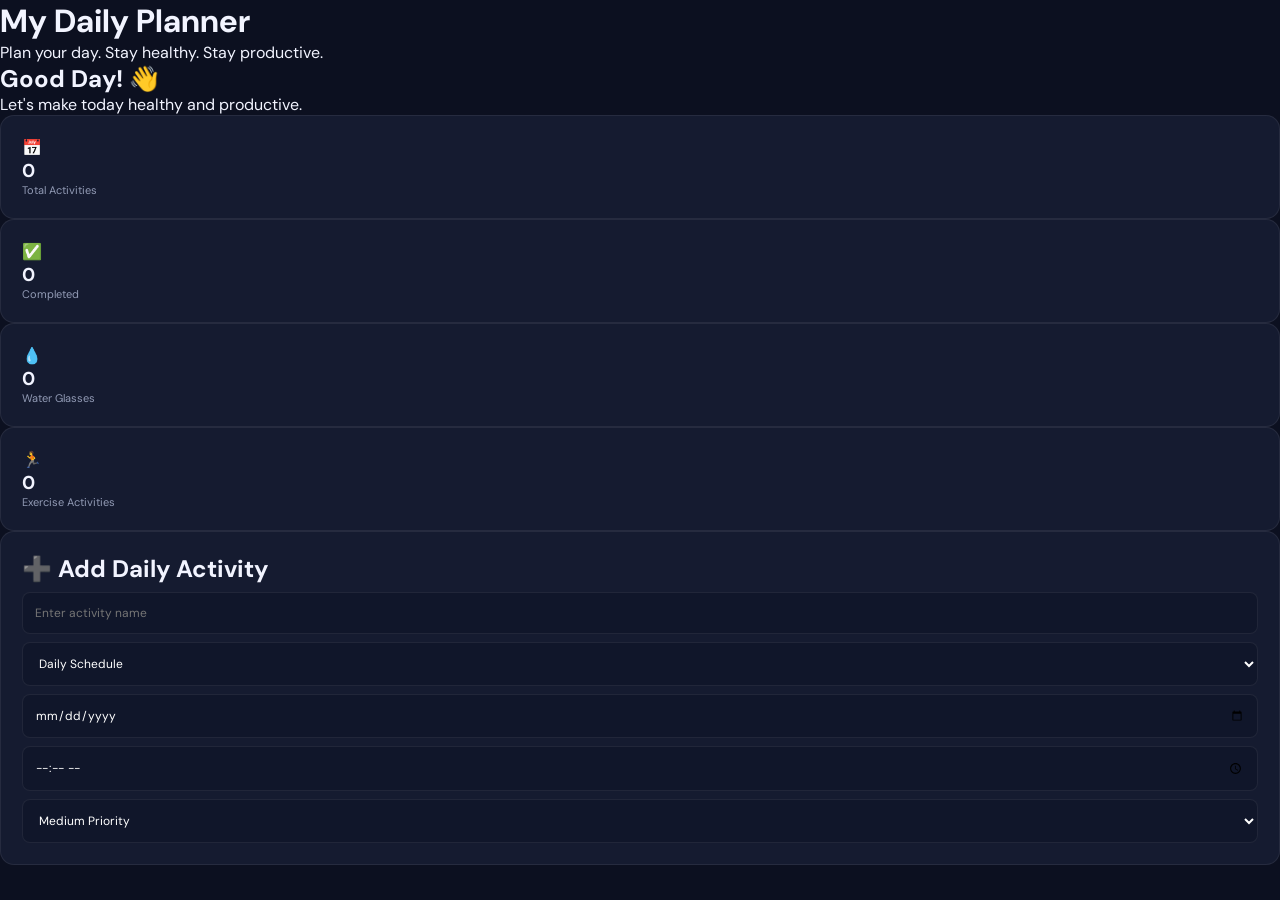
<file: index.html>
<!DOCTYPE html>
<html lang="en">
<head>
    <meta charset="UTF-8">
    <meta name="viewport" content="width=device-width, initial-scale=1.0">
    <title>Daily Life Planner</title>
    <link rel="stylesheet" href="style.css">
</head>
<body>

<header class="header">
    <div>
        <h1>My Daily Planner</h1>
        <p>Plan your day. Stay healthy. Stay productive.</p>
    </div>
    <div class="date" id="currentDate"></div>
</header>

<main class="container">

    <section class="welcome">
        <h2>Good Day! 👋</h2>
        <p>Let's make today healthy and productive.</p>
    </section>

    <section class="stats">
        <div class="stat-card">
            <span>📅</span>
            <h3 id="totalTasks">0</h3>
            <p>Total Activities</p>
        </div>
        <div class="stat-card">
            <span>✅</span>
            <h3 id="completedTasks">0</h3>
            <p>Completed</p>
        </div>
        <div class="stat-card">
            <span>💧</span>
            <h3 id="waterCount">0</h3>
            <p>Water Glasses</p>
        </div>
        <div class="stat-card">
            <span>🏃</span>
            <h3 id="exerciseCount">0</h3>
            <p>Exercise Activities</p>
        </div>
    </section>

    <section class="panel">
        <h2>➕ Add Daily Activity</h2>

        <form id="taskForm">
            <input type="text" id="taskName"
                   placeholder="Enter activity name" required>

            <select id="category" required>
                <option value="Schedule">Daily Schedule</option>
                <option value="Exercise">Exercise</option>
                <option value="Food">Food</option>
                <option value="Water">Water</option>
            </select>

            <input type="date" id="taskDate" required>
            <input type="time" id="taskTime" required>

            <select id="priority">
                <option value="High">High Priority</option>
                <option value="Medium" selected>Medium Priority</option>
                <option value="Low">Low Priority</option>
            </select>
</file>
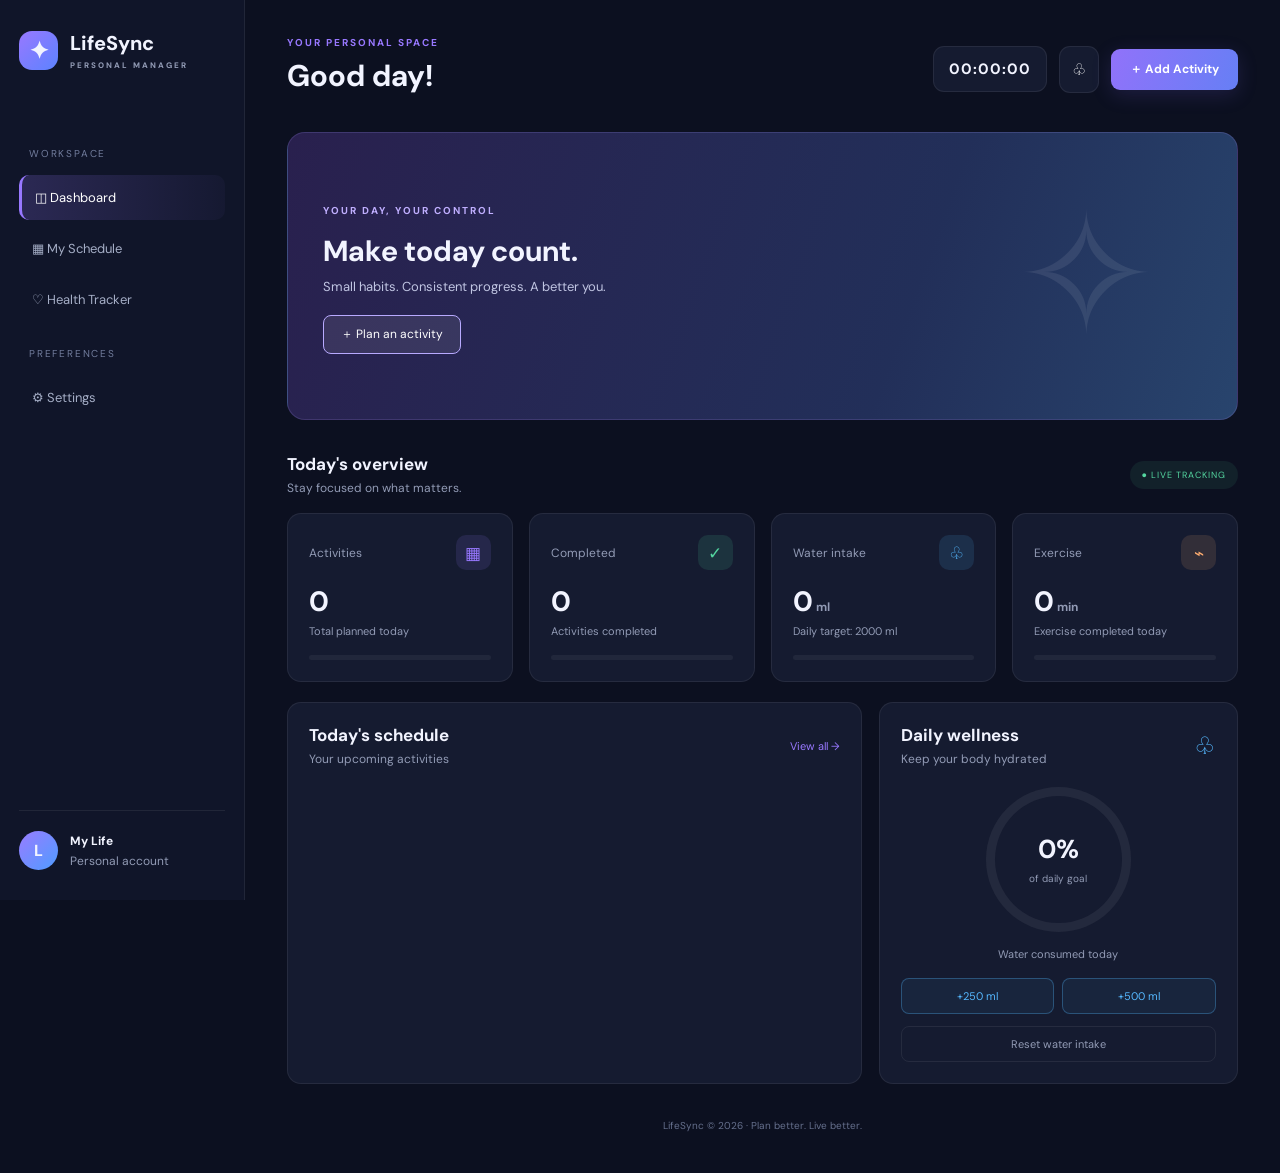
<file: 1index.html>
<!DOCTYPE html>
<html lang="en">
<head>
    <meta charset="UTF-8">
    <meta name="viewport" content="width=device-width, initial-scale=1.0">
    <title>LifeSync | Personal Life Manager</title>
    <link rel="stylesheet" href="style.css">
</head>
<body>

<div class="app">
    <aside class="sidebar">
        <div class="brand">
            <div class="brand-icon">✦</div>
            <div>LifeSync<span>PERSONAL MANAGER</span></div>
        </div>

        <p class="nav-label">WORKSPACE</p>
        <button class="nav-item active" data-section="dashboard">◫ Dashboard</button>
        <button class="nav-item" data-section="schedule">▦ My Schedule</button>
        <button class="nav-item" data-section="health">♡ Health Tracker</button>

        <p class="nav-label">PREFERENCES</p>
        <button class="nav-item" data-section="settings">⚙ Settings</button>

        <div class="sidebar-bottom">
            <div class="profile-avatar">L</div>
            <div>
                <strong>My Life</strong>
                <small>Personal account</small>
            </div>
        </div>
    </aside>

    <main class="main">
        <header class="topbar">
            <div>
                <div class="eyebrow">YOUR PERSONAL SPACE</div>
                <h1 id="greeting">Good day!</h1>
                <p id="currentDate"></p>
            </div>
            <div class="top-actions">
                <div class="clock" id="clock">00:00:00</div>
                <button class="icon-btn" id="enableNotifications" title="Enable notifications">♧</button>
                <button class="primary-btn" id="openModal">＋ Add Activity</button>
            </div>
        </header>

        <section id="dashboard" class="page-section">
            <div class="welcome-banner">
                <div>
                    <span class="banner-tag">YOUR DAY, YOUR CONTROL</span>
                    <h2>Make today count.</h2>
                    <p>Small habits. Consistent progress. A better you.</p>
                    <button class="banner-btn" id="bannerAdd">＋ Plan an activity</button>
                </div>
                <div class="banner-art">✧</div>
            </div>

            <div class="section-heading">
                <div>
                    <h2>Today's overview</h2>
                    <p>Stay focused on what matters.</p>
                </div>
                <span class="live-tag">● LIVE TRACKING</span>
            </div>

            <div class="stats-grid">
                <article class="stat-card">
                    <div class="stat-top"><span>Activities</span><span class="stat-icon purple">▦</span></div>
                    <h2 id="totalTasks">0</h2>
                    <p>Total planned today</p>
                    <div class="progress-track"><div id="taskProgress" class="progress-fill purple-fill"></div></div>
                </article>

                <article class="stat-card">
                    <div class="stat-top"><span>Completed</span><span class="stat-icon green">✓</span></div>
                    <h2 id="completedTasks">0</h2>
                    <p>Activities completed</p>
                    <div class="progress-track"><div id="completedProgress" class="progress-fill green-fill"></div></div>
                </article>

                <article class="stat-card">
                    <div class="stat-top"><span>Water intake</span><span class="stat-icon blue">♧</span></div>
                    <h2><span id="waterValue">0</span><small> ml</small></h2>
                    <p>Daily target: <span id="waterTargetLabel">2000</span> ml</p>
                    <div class="progress-track"><div id="waterProgress" class="progress-fill blue-fill"></div></div>
                </article>

                <article class="stat-card">
                    <div class="stat-top"><span>Exercise</span><span class="stat-icon orange">⌁</span></div>
                    <h2><span id="exerciseValue">0</span><small> min</small></h2>
                    <p>Exercise completed today</p>
                    <div class="progress-track"><div id="exerciseProgress" class="progress-fill orange-fill"></div></div>
                </article>
            </div>

            <div class="content-grid">
                <section class="panel schedule-panel">
                    <div class="panel-heading">
                        <div><h2>Today's schedule</h2><p>Your upcoming activities</p></div>
                        <button class="text-btn" data-go="schedule">View all →</button>
                    </div>
                    <div id="todayTasks" class="task-list"></div>
                </section>

                <section class="panel">
                    <div class="panel-heading">
                        <div><h2>Daily wellness</h2><p>Keep your body hydrated</p></div>
                        <span class="water-icon">♧</span>
                    </div>
                    <div class="water-circle" id="waterCircle">
                        <div><strong id="waterPercent">0%</strong><span>of daily goal</span></div>
                    </div>
                    <p class="center muted">Water consumed today</p>
                    <div class="water-actions">
                        <button class="water-btn" data-water="250">+250 ml</button>
                        <button class="water-btn" data-water="500">+500 ml</button>
                    </div>
                    <button class="outline-btn full-btn" id="resetWater">Reset water intake</button>
                </section>
            </div>
        </section>

        <section id="schedule" class="page-section hidden">
            <div class="section-heading">
                <div><h2>My Schedule</h2><p>Manage your daily activities and reminders.</p></div>
                <button class="primary-btn" id="scheduleAdd">＋ New Activity</button>
            </div>
            <div class="panel">
                <div class="filter-row">
                    <input type="date" id="filterDate">
                    <select id="filterCategory">
                        <option value="all">All categories</option>
                        <option value="work">Work</option>
                        <option value="exercise">Exercise</option>
                        <option value="food">Food</option>
                        <option value="water">Water</option>
                        <option value="personal">Personal</option>
                    </select>
                </div>
                <div id="allTasks" class="task-list"></div>
            </div>
        </section>

        <section id="health" class="page-section hidden">
            <div class="section-heading">
                <div><h2>Health Tracker</h2><p>Build healthier daily habits.</p></div>
            </div>
            <div class="health-grid">
                <div class="panel">
                    <span class="stat-icon blue">♧</span>
                    <h2>Water intake</h2>
                    <p class="muted">Record the water you drink.</p>
                    <h1><span id="healthWater">0</span> ml</h1>
                    <button class="primary-btn" data-water="250">＋ Add 250 ml</button>
                </div>
                <div class="panel">
                    <span class="stat-icon orange">⌁</span>
                    <h2>Exercise tracker</h2>
                    <p class="muted">Record your completed exercise.</p>
                    <h1><span id="healthExercise">0</span> min</h1>
                    <button class="primary-btn" id="addExercise">＋ Add exercise</button>
                </div>
                <div class="panel">
                    <span class="stat-icon green">♡</span>
                    <h2>Healthy meals</h2>
                    <p class="muted">Schedule meals and stay consistent.</p>
                    <button class="primary-btn" id="addMeal">＋ Schedule a meal</button>
                </div>
            </div>
        </section>

        <section id="settings" class="page-section hidden">
            <div class="section-heading"><div><h2>Settings</h2><p>Personalize your daily targets.</p></div></div>
            <div class="panel settings-panel">
                <label>Daily water target (ml)
                    <input type="number" id="waterTarget" min="250" max="10000" value="2000">
                </label>
                <label>Exercise target (minutes)
                    <input type="number" id="exerciseTarget" min="1" max="600" value="30">
                </label>
                <button class="primary-btn" id="saveSettings">Save preferences</button>
                <p class="muted">Your information is saved locally in this browser.</p>
            </div>
        </section>

        <footer>LifeSync © 2026 · Plan better. Live better.</footer>
    </main>
</div>

<!-- ACTIVITY MODAL -->
<div class="modal-overlay" id="activityModal">
    <div class="modal">
        <div class="modal-heading">
            <div><span class="eyebrow">PERSONAL PLANNER</span><h2 id="modalTitle">Create activity</h2></div>
            <button class="close-btn" id="closeModal">×</button>
        </div>

        <form id="activityForm">
            <input type="hidden" id="editId">

            <label>Activity name
                <input type="text" id="activityName" placeholder="e.g. Morning workout" required maxlength="70">
            </label>

            <div class="form-row">
                <label>Category
                    <select id="activityCategory">
                        <option value="personal">Personal</option>
                        <option value="work">Work</option>
                        <option value="exercise">Exercise</option>
                        <option value="food">Food / Meal</option>
                        <option value="water">Water</option>
                    </select>
                </label>
                <label>Date
                    <input type="date" id="activityDate" required>
                </label>
            </div>

            <div class="form-row">
                <label>Activity time
                    <input type="time" id="activityTime" required>
                </label>
                <label>Duration (minutes)
                    <input type="number" id="activityDuration" min="1" placeholder="30">
                </label>
            </div>

            <label>Notes
                <textarea id="activityNotes" placeholder="Add details about this activity..."></textarea>
            </label>

            <label class="switch-row">
                <span><strong>Enable reminder & alarm</strong><small>Notify me at the scheduled time</small></span>
                <input type="checkbox" id="activityReminder" checked>
            </label>

            <label class="switch-row">
                <span><strong>Repeat daily</strong><small>Repeat this activity every day</small></span>
                <input type="checkbox" id="activityRepeat">
            </label>

            <button class="primary-btn full-btn" type="submit" id="submitActivity">Save activity</button>
        </form>
    </div>
</div>

<div class="alarm-overlay" id="alarmOverlay">
    <div class="alarm-card">
        <div class="alarm-symbol">◷</div>
        <span class="eyebrow">LIFESYNC REMINDER</span>
        <h2 id="alarmName">Activity reminder</h2>
        <p id="alarmDetails">It is time for your activity.</p>
        <button class="primary-btn full-btn" id="dismissAlarm">Dismiss alarm</button>
    </div>
</div>

<div class="toast" id="toast"></div>

<script src="java.js"></script>
</body>
</html>
</file>
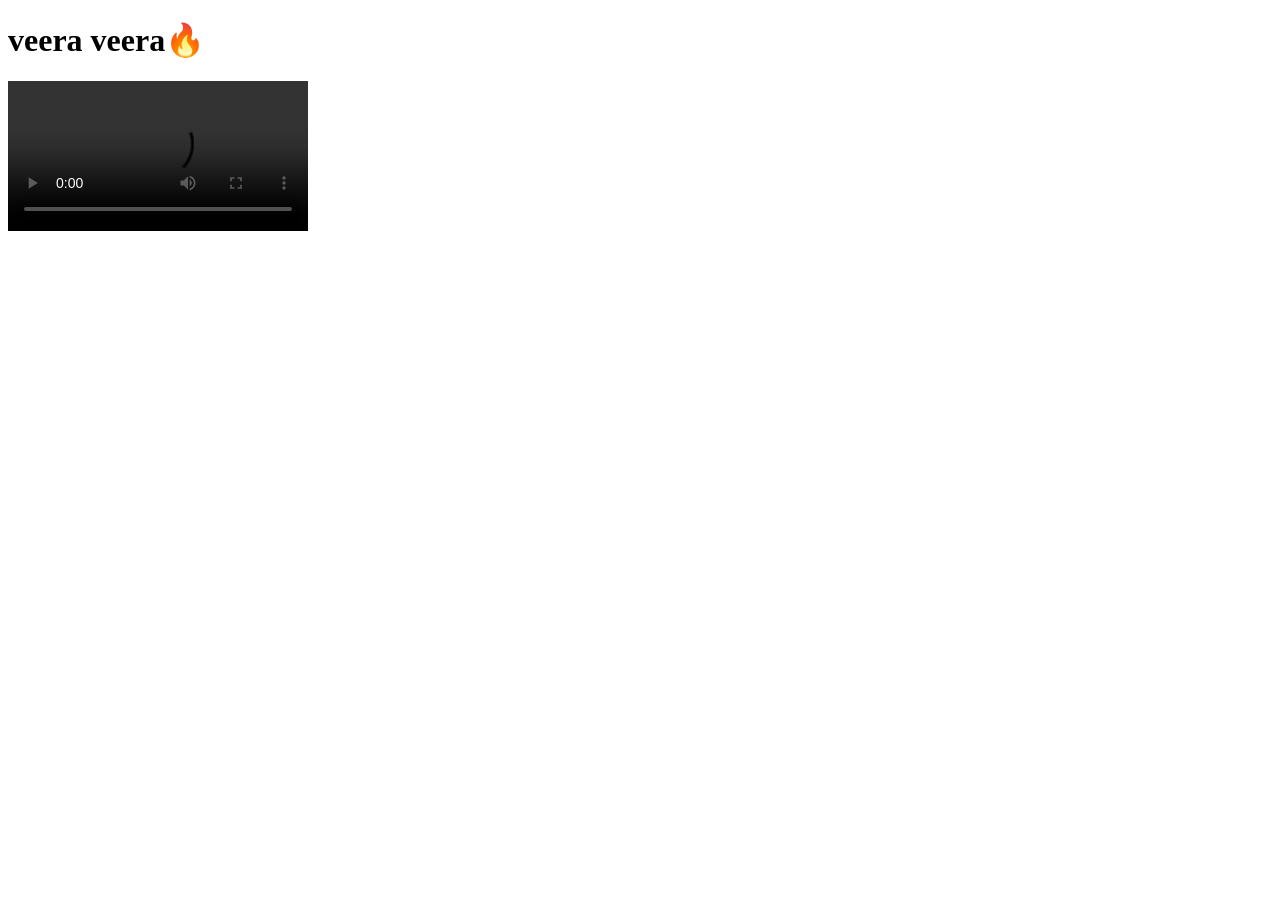
<file: audio.html>
<!DOCTYPE html>
<head>
    <title>video example</title>
</head>
<body>
    <h1>veera veera🔥</h1>
    <video controls>
        <source src="https://www.google.com/goto?url=[base64]&gsessionid=YwmdUYJE8FjL-yD56WLrknPjIcHVYAVo6WrgNiFnxhkLP87UhLFarA" type="video/mp4">
    </video>
</body>
</html>
</file>
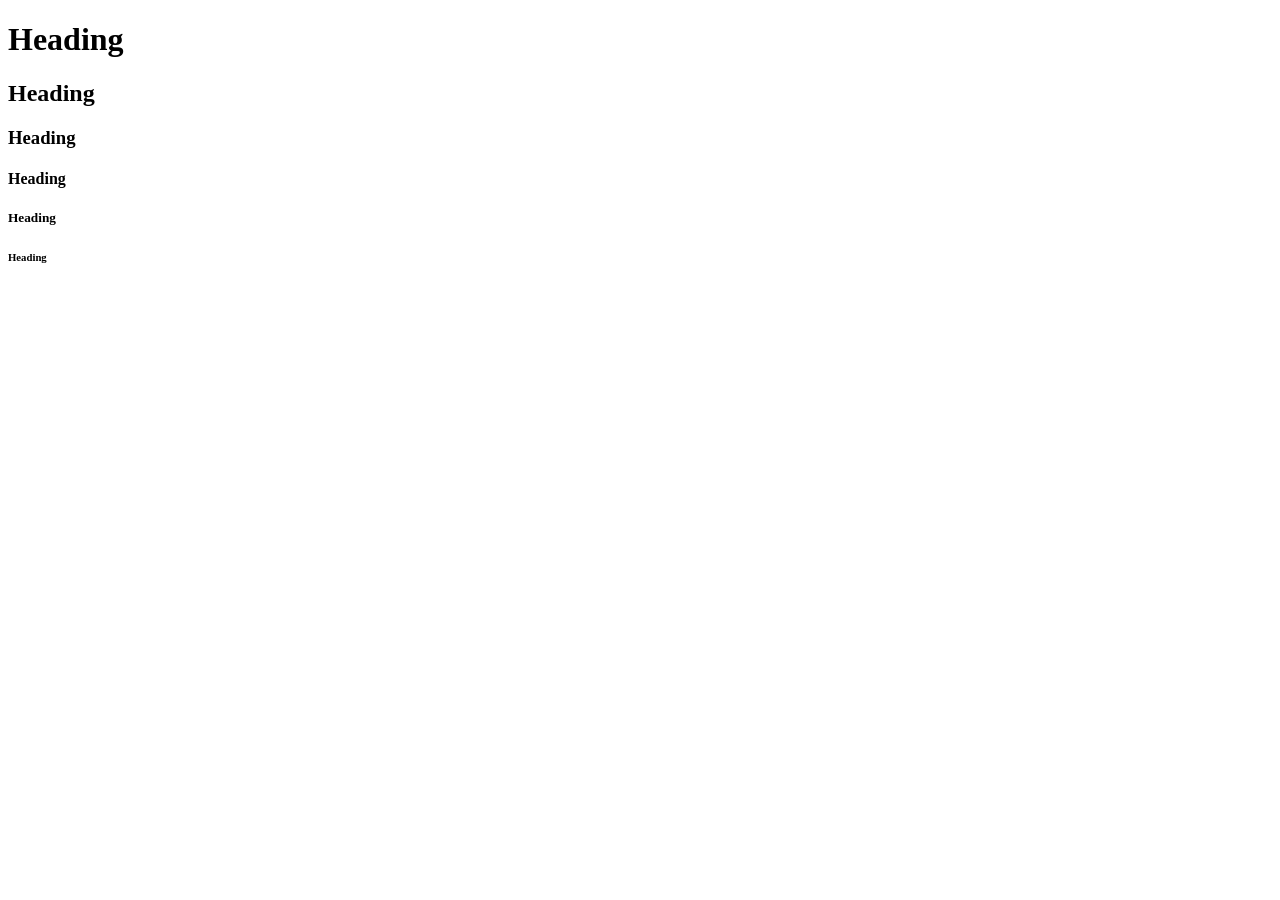
<file: head.html>
<!DOCTYPE html>
<html lang="en">
<head>
    <meta charset="UTF-8">
    <meta name="viewport" content="width=device-width, initial-scale=1.0">
    <title>web technology</title>
</head>
<body>
    <h1>Heading</h1>
    <h2>Heading</h2>
    <h3>Heading</h3>
    <h4>Heading</h4>
    <h5>Heading</h5>
    <h6>Heading</h6>
</body>
</html>
</file>
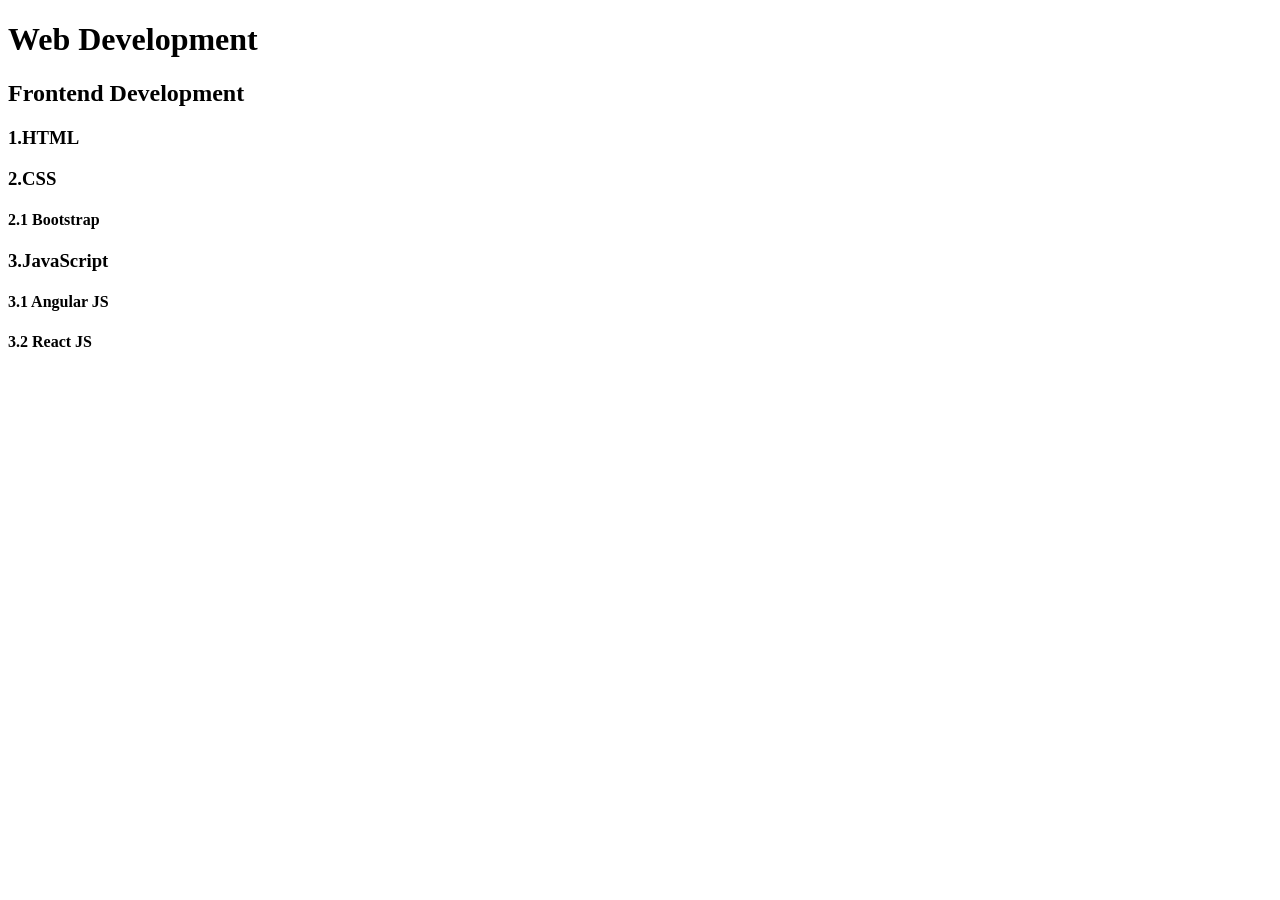
<file: head1.html>
<!DOCTYPE html>
<html lang="en">
<head>
    <meta charset="UTF-8">
    <meta name="viewport" content="width=device-width, initial-scale=1.0">
    <title>Document</title>
</head>
<body><!-- heading tags -->
    <h1>Web Development</h1>
    <h2>Frontend Development</h2>
    <h3>1.HTML</h3>
    <h3>2.CSS</h3>
    <h4>2.1 Bootstrap</h4>
    <h3>3.JavaScript</h3>
    <h4>3.1 Angular JS</h4>
    <h4>3.2 React JS</h4>
</body>
</html>
</file>
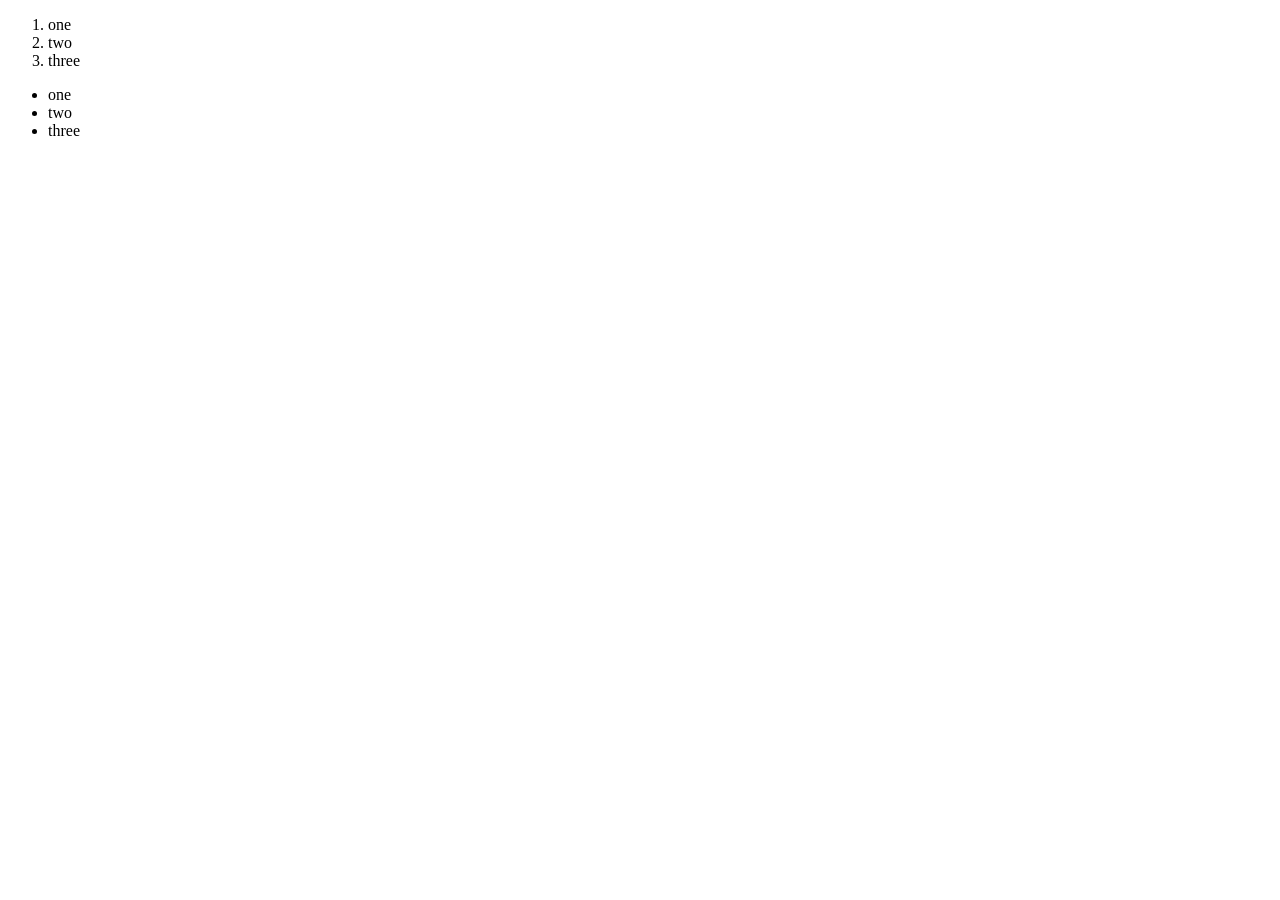
<file: img.html>
<!DOCTYPE html>
<html lang="en">
<head>
    <meta charset="UTF-8">
    <meta name="viewport" content="width=device-width, initial-scale=1.0">
    <title>Document</title>
</head>
<body>
    <ol>
        <li>one</li>
        <li>two</li>
        <li>three</li>
    </ol>
    <ul>
        <li>one</li>
        <li>two</li>
        <li>three</li>
</body>
</html>
</file>
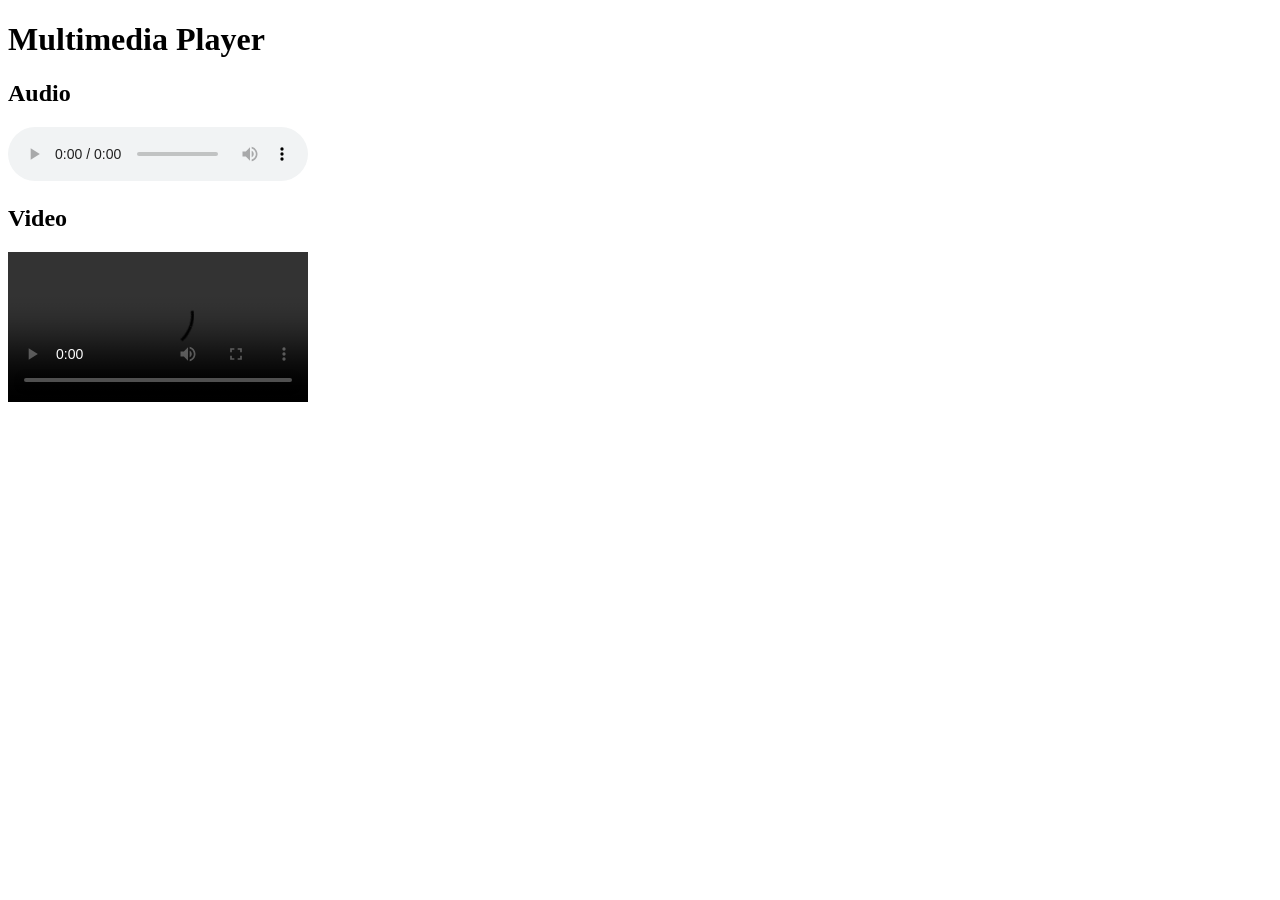
<file: multi.html>
<!DOCTYPE html>
<html lang="en">
<head>
	<meta charset="UTF-8">
	<meta name="viewport" content="width=device-width, initial-scale=1">
	<title>Audio and Video</title>
</head>
<body>
	<h1>Multimedia Player</h1>
	<h2>Audio</h2>
	<audio controls>
<source src="c:\Users\Admin\Downloads\Veera Veera (Telugu)(KoshalWorld.Com).mp3" type="audio/mpeg">
    </audio>
	<h2>Video</h2>
	<video controls>
<source src="https://www.google.com/goto?url=[base64]&gsessionid=YwmdUYJE8FjL-yD56WLrknPjIcHVYAVo6WrgNiFnxhkLP87UhLFarA" type="video/mp4">
    </video>
</body>
</html>
</file>
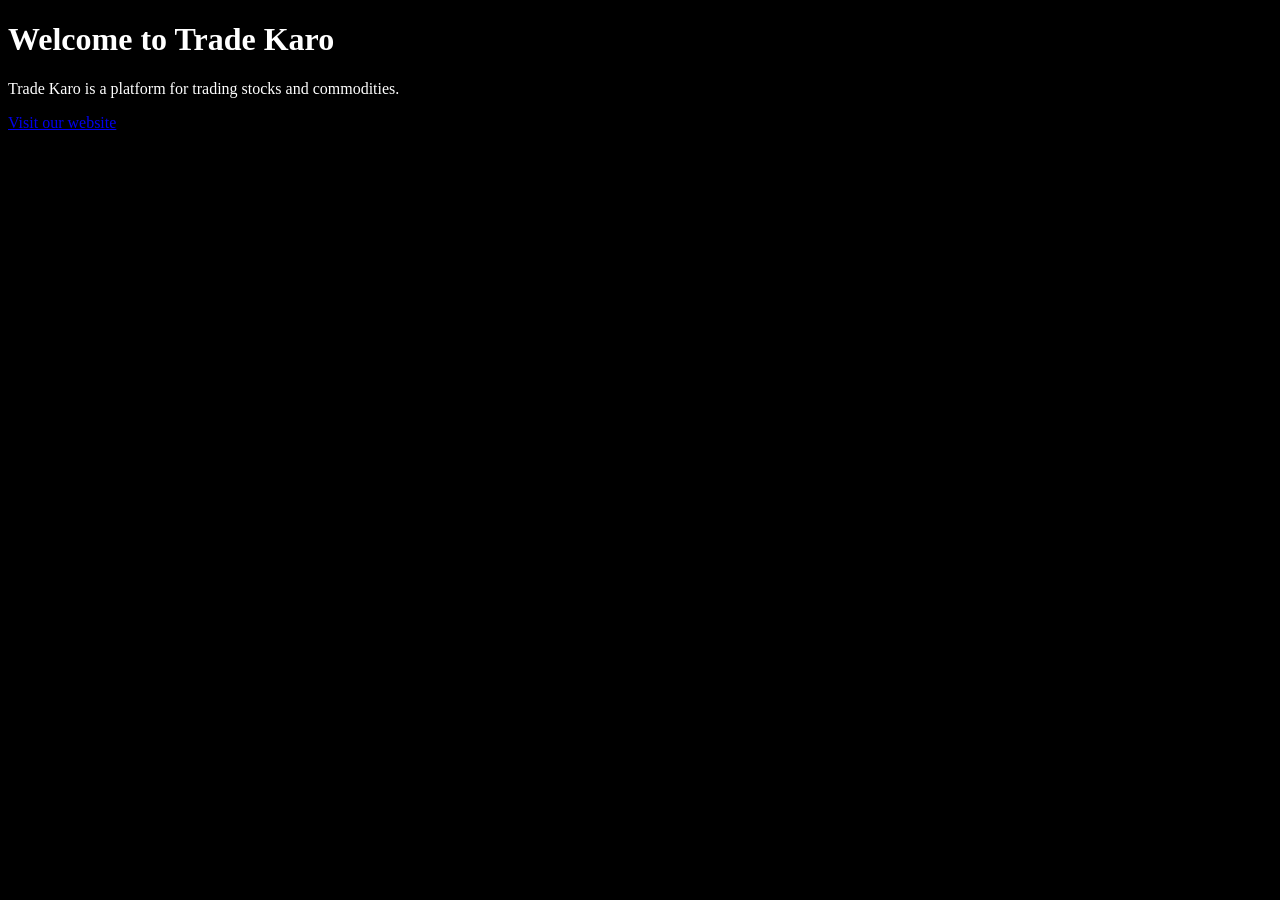
<file: web.html>
<!DOCTYPE html>
<html lang="en">
<head>
    <title>trade karo</title>
    <link rel="icon" href="c:\Users\Admin\Downloads\pngtree-hand-holding-candlestick-chart-icon-vector-market-trade-chart-vector-png-image_31434244.jpg">
</head>
<body bgcolor="black" style="color: white;">
    <h1>Welcome to Trade Karo</h1>
    <p>Trade Karo is a platform for trading stocks and commodities.</p>
    <a href="https://www.example.com">Visit our website</a>
    
</body>
</html>
</file>
<file: style.css>
@import url('https://fonts.googleapis.com/css2?family=DM+Sans:wght@400;500;600;700;800&display=swap');

:root {
    --bg: #0c1020;
    --sidebar: #101529;
    --panel: #151b30;
    --panel2: #1a2139;
    --border: rgba(255,255,255,.07);
    --text: #f2f4ff;
    --muted: #929bb5;
    --purple: #9878ff;
    --blue: #55b8ff;
    --green: #54d6a0;
    --orange: #ffad70;
}

* { box-sizing: border-box; margin: 0; padding: 0; }

body {
    font-family: 'DM Sans', sans-serif;
    background: var(--bg);
    color: var(--text);
    min-height: 100vh;
}

button, input, select, textarea { font: inherit; }
button { cursor: pointer; transition: .25s ease; }

.app { display: flex; min-height: 100vh; }

.sidebar {
    width: 245px;
    background: var(--sidebar);
    border-right: 1px solid var(--border);
    padding: 30px 19px;
    display: flex;
    flex-direction: column;
    position: fixed;
    height: 100vh;
    z-index: 5;
}

.brand { display: flex; align-items: center; gap: 12px; font-weight: 800; font-size: 20px; margin-bottom: 55px; }
.brand-icon { width: 39px; height: 39px; border-radius: 13px; display:grid; place-items:center; background: linear-gradient(135deg,#9878ff,#5c83ff); font-size: 24px; }
.brand span { display: block; font-size: 8px; letter-spacing: 2px; color: var(--muted); margin-top: 4px; }

.nav-label { font-size: 10px; color: #727d9d; letter-spacing: 1.8px; margin: 22px 10px 12px; }
.nav-item { width: 100%; border: 0; background: transparent; color: #a5aec6; text-align: left; padding: 14px 13px; border-radius: 10px; margin: 3px 0; font-size: 13px; }
.nav-item:hover, .nav-item.active { background: linear-gradient(90deg,rgba(152,120,255,.2),rgba(152,120,255,.04)); color: white; }
.nav-item.active { border-left: 3px solid var(--purple); }
.sidebar-bottom { margin-top: auto; border-top: 1px solid var(--border); padding-top: 20px; display:flex; align-items:center; gap: 12px; }
.profile-avatar { width: 39px; height: 39px; border-radius: 50%; background: linear-gradient(135deg,#997cff,#4f9cff); display:grid; place-items:center; font-weight:800; }
.sidebar-bottom strong, .sidebar-bottom small { display:block; font-size:12px; }
.sidebar-bottom small { color:var(--muted); margin-top:4px; }

.main { width: calc(100% - 245px); margin-left:245px; padding: 36px 42px; max-width: 1800px; }
.topbar { display:flex; justify-content:space-between; align-items:center; margin-bottom:30px; gap:15px; }
.eyebrow { color:var(--purple); font-size:10px; font-weight:700; letter-spacing:2px; }
.topbar h1 { font-size:30px; margin:7px 0; }
.topbar p, .section-heading p, .panel-heading p { color:var(--muted); font-size:12px; }
.top-actions { display:flex; gap:12px; align-items:center; }
.clock { font-size:15px; font-weight:700; letter-spacing:1px; background:var(--panel); border:1px solid var(--border); padding:12px 15px; border-radius:11px; font-variant-numeric:tabular-nums; }
.icon-btn { background:var(--panel); color:white; border:1px solid var(--border); border-radius:11px; padding:12px; }

.primary-btn { background:linear-gradient(110deg,#9172fa,#667ff5); border:0; border-radius:9px; color:white; padding:12px 19px; font-size:12px; font-weight:700; box-shadow:0 5px 20px #7762e52c; }
.primary-btn:hover, .banner-btn:hover { transform:translateY(-3px); box-shadow:0 8px 25px #7762e555; }

.welcome-banner { min-height:205px; border-radius:18px; padding:32px 35px; background:linear-gradient(110deg,#29204e,#222f59 65%,#28446d); border:1px solid #8173c344; display:flex; justify-content:space-between; align-items:center; overflow:hidden; position:relative; animation:fadeUp .6s ease; }
.banner-tag { font-size:10px; letter-spacing:2px; color:#c0afff; font-weight:700; }
.welcome-banner h2 { font-size:29px; margin:13px 0 8px; }
.welcome-banner p { color:#c0c5e2; font-size:13px; margin-bottom:20px; }
.banner-btn { border:1px solid #b8aaff; background:#ffffff15; color:white; padding:10px 17px; border-radius:8px; font-size:12px; }
.banner-art { font-size:170px; color:#ffffff15; margin-right:45px; animation:float 4s ease-in-out infinite; }

.section-heading { display:flex; align-items:center; justify-content:space-between; margin:33px 0 17px; }
.section-heading h2, .panel-heading h2 { font-size:17px; margin-bottom:5px; }
.live-tag { font-size:9px; color:var(--green); background:#54d6a015; padding:8px 12px; border-radius:20px; letter-spacing:1px; }

.stats-grid { display:grid; grid-template-columns:repeat(4,1fr); gap:16px; }
.stat-card, .panel { background:var(--panel); border:1px solid var(--border); border-radius:14px; padding:21px; }
.stat-card { animation:fadeUp .6s ease both; transition:.3s; }
.stat-card:hover, .panel:hover { border-color:#8973f65c; transform:translateY(-3px); }
.stat-top { display:flex; justify-content:space-between; align-items:center; color:var(--muted); font-size:12px; }
.stat-icon { width:35px; height:35px; display:grid; place-items:center; border-radius:10px; font-size:17px; }
.purple { background:#9878ff20; color:var(--purple); }
.green { background:#54d6a020; color:var(--green); }
.blue { background:#55b8ff20; color:var(--blue); }
.orange { background:#ffad7020; color:var(--orange); }
.stat-card h2 { font-size:28px; margin:13px 0 4px; }
.stat-card h2 small { font-size:12px; color:var(--muted); }
.stat-card p { color:var(--muted); font-size:11px; }
.progress-track { background:#ffffff0d; height:5px; border-radius:8px; margin-top:17px; overflow:hidden; }
.progress-fill { height:100%; width:0; border-radius:8px; transition:width .6s; }
.purple-fill { background:var(--purple); }
.green-fill { background:var(--green); }
.blue-fill { background:var(--blue); }
.orange-fill { background:var(--orange); }

.content-grid { display:grid; grid-template-columns:1.6fr 1fr; gap:17px; margin-top:20px; }
.panel-heading { display:flex; justify-content:space-between; align-items:center; margin-bottom:20px; }
.text-btn { background:none; border:0; color:var(--purple); font-size:11px; }
.task-list { display:flex; flex-direction:column; gap:10px; }
.task-item { display:flex; align-items:center; gap:12px; padding:13px; background:var(--panel2); border:1px solid var(--border); border-radius:10px; animation:fadeUp .3s ease; }
.task-check { width:19px; height:19px; accent-color:#9878ff; cursor:pointer; flex-shrink:0; }
.task-info { flex:1; min-width:0; }
.task-info strong { font-size:12px; display:block; overflow-wrap:anywhere; }
.task-info small { color:var(--muted); font-size:10px; display:block; margin-top:5px; }
.task-time { color:#b6a6ff; font-size:11px; white-space:nowrap; }
.task-item.done .task-info strong { text-decoration:line-through; color:#737e99; }
.task-actions { display:flex; gap:5px; }
.task-actions button { background:#ffffff0b; color:#c3c9dc; border:0; padding:6px 8px; border-radius:6px; font-size:11px; }
.task-actions button:hover { background:#9878ff30; }

.water-icon { font-size:24px; color:var(--blue); }
.water-circle { width:145px; height:145px; border-radius:50%; margin:12px auto 15px; display:grid; place-items:center; background:conic-gradient(var(--blue) 0%,#ffffff10 0); position:relative; }
.water-circle:before { content:""; position:absolute; inset:9px; border-radius:50%; background:var(--panel); }
.water-circle div { z-index:1; text-align:center; }
.water-circle strong { font-size:26px; display:block; }
.water-circle span { font-size:10px; color:var(--muted); }
.center { text-align:center; }
.muted { color:var(--muted); font-size:11px; }
.water-actions { display:flex; gap:8px; margin:17px 0 12px; }
.water-btn { flex:1; padding:10px; border-radius:8px; color:var(--blue); border:1px solid #55b8ff50; background:#55b8ff10; font-size:11px; }
.water-btn:hover { background:#55b8ff25; }
.outline-btn { border:1px solid var(--border); background:transparent; color:var(--muted); border-radius:8px; padding:10px; font-size:11px; }
.full-btn { width:100%; }

.hidden { display:none !important; }
.health-grid { display:grid; grid-template-columns:repeat(3,1fr); gap:16px; }
.health-grid h2 { margin:15px 0 7px; font-size:17px; }
.health-grid h1 { font-size:30px; margin:20px 0; }
.health-grid .primary-btn { margin-top:20px; }

.filter-row { display:flex; gap:10px; margin-bottom:20px; }
.filter-row input, .filter-row select { max-width:220px; }
.settings-panel { max-width:550px; }
.settings-panel label { display:block; margin-bottom:20px; }
input, select, textarea { background:#10162a; border:1px solid var(--border); color:white; border-radius:8px; padding:12px; width:100%; outline:none; margin-top:8px; font-size:12px; }
input:focus, select:focus, textarea:focus { border-color:var(--purple); }
.settings-panel .primary-btn { margin-bottom:15px; }
footer { color:#66708d; font-size:10px; text-align:center; padding:35px 0 5px; }

.modal-overlay, .alarm-overlay { position:fixed; inset:0; background:#050817d9; backdrop-filter:blur(8px); z-index:20; display:none; align-items:center; justify-content:center; padding:15px; }
.modal-overlay.show, .alarm-overlay.show { display:flex; animation:fadeIn .25s; }
.modal { width:100%; max-width:510px; max-height:92vh; overflow:auto; background:#171e34; border:1px solid #ffffff18; padding:28px; border-radius:17px; box-shadow:0 25px 90px #0009; animation:popIn .3s; }
.modal-heading { display:flex; justify-content:space-between; align-items:center; margin-bottom:23px; }
.modal-heading h2 { margin-top:6px; font-size:21px; }
.close-btn { background:#ffffff10; border:0; color:white; width:33px; height:33px; border-radius:8px; font-size:23px; }
.modal form > label, .form-row label { display:block; font-size:11px; color:#c7cce0; margin-bottom:16px; }
.form-row { display:grid; grid-template-columns:1fr 1fr; gap:13px; }
textarea { resize:vertical; min-height:70px; }
.switch-row { display:flex !important; justify-content:space-between; align-items:center; background:#ffffff07; padding:12px; border-radius:9px; }
.switch-row strong, .switch-row small { display:block; }
.switch-row small { color:var(--muted); margin-top:4px; }
.switch-row input { width:17px; accent-color:var(--purple); }

.alarm-card { width:100%; max-width:370px; background:#171e34; border:1px solid #9878ff66; border-radius:20px; padding:35px; text-align:center; animation:popIn .3s; }
.alarm-symbol { font-size:60px; color:var(--purple); animation:ring .7s infinite alternate; }
.alarm-card h2 { margin:17px 0 10px; }
.alarm-card p { color:var(--muted); font-size:12px; margin-bottom:25px; }
.toast { position:fixed; bottom:25px; right:25px; z-index:50; background:#222e49; border:1px solid #9878ff66; border-radius:10px; padding:14px 20px; font-size:12px; opacity:0; transform:translateY(20px); transition:.3s; pointer-events:none; }
.toast.show { opacity:1; transform:translateY(0); }

@keyframes fadeUp { from { opacity:0; transform:translateY(15px); } to { opacity:1; transform:translateY(0); } }
@keyframes fadeIn { from {opacity:0} to {opacity:1} }
@keyframes popIn { from {opacity:0;transform:scale(.94)} to {opacity:1;transform:scale(1)} }
@keyframes float { 0%,100% {transform:translateY(0)} 50% {transform:translateY(-13px)} }
@keyframes ring { from {transform:rotate(-10deg)} to {transform:rotate(10deg)} }

@media(max-width:1100px) {
    .stats-grid { grid-template-columns:repeat(2,1fr); }
    .main { padding:28px 24px; }
}
@media(max-width:750px) {
    .sidebar { width:65px; padding:20px 8px; }
    .brand { margin-bottom:35px; justify-content:center; }
    .brand > div:last-child, .nav-label, .nav-item:not(.active), .sidebar-bottom > div:last-child { display:none; }
    .nav-item { font-size:0; text-align:center; padding:14px 5px; }
    .nav-item.active { font-size:0; }
    .sidebar-bottom { justify-content:center; }
    .main { width:calc(100% - 65px); margin-left:65px; padding:22px 14px; }
    .topbar { align-items:flex-start; flex-direction:column; }
    .topbar h1 { font-size:24px; }
    .top-actions { flex-wrap:wrap; }
    .content-grid { grid-template-columns:1fr; }
    .health-grid { grid-template-columns:1fr; }
    .welcome-banner { padding:24px; }
    .welcome-banner h2 { font-size:23px; }
    .banner-art { font-size:90px; margin:0; }
    .form-row { grid-template-columns:1fr; gap:0; }
}
@media(max-width:420px) {
    .stats-grid { grid-template-columns:1fr 1fr; gap:8px; }
    .stat-card { padding:13px; }
    .stat-card h2 { font-size:23px; }
    .clock { font-size:12px; }
}
</file>
